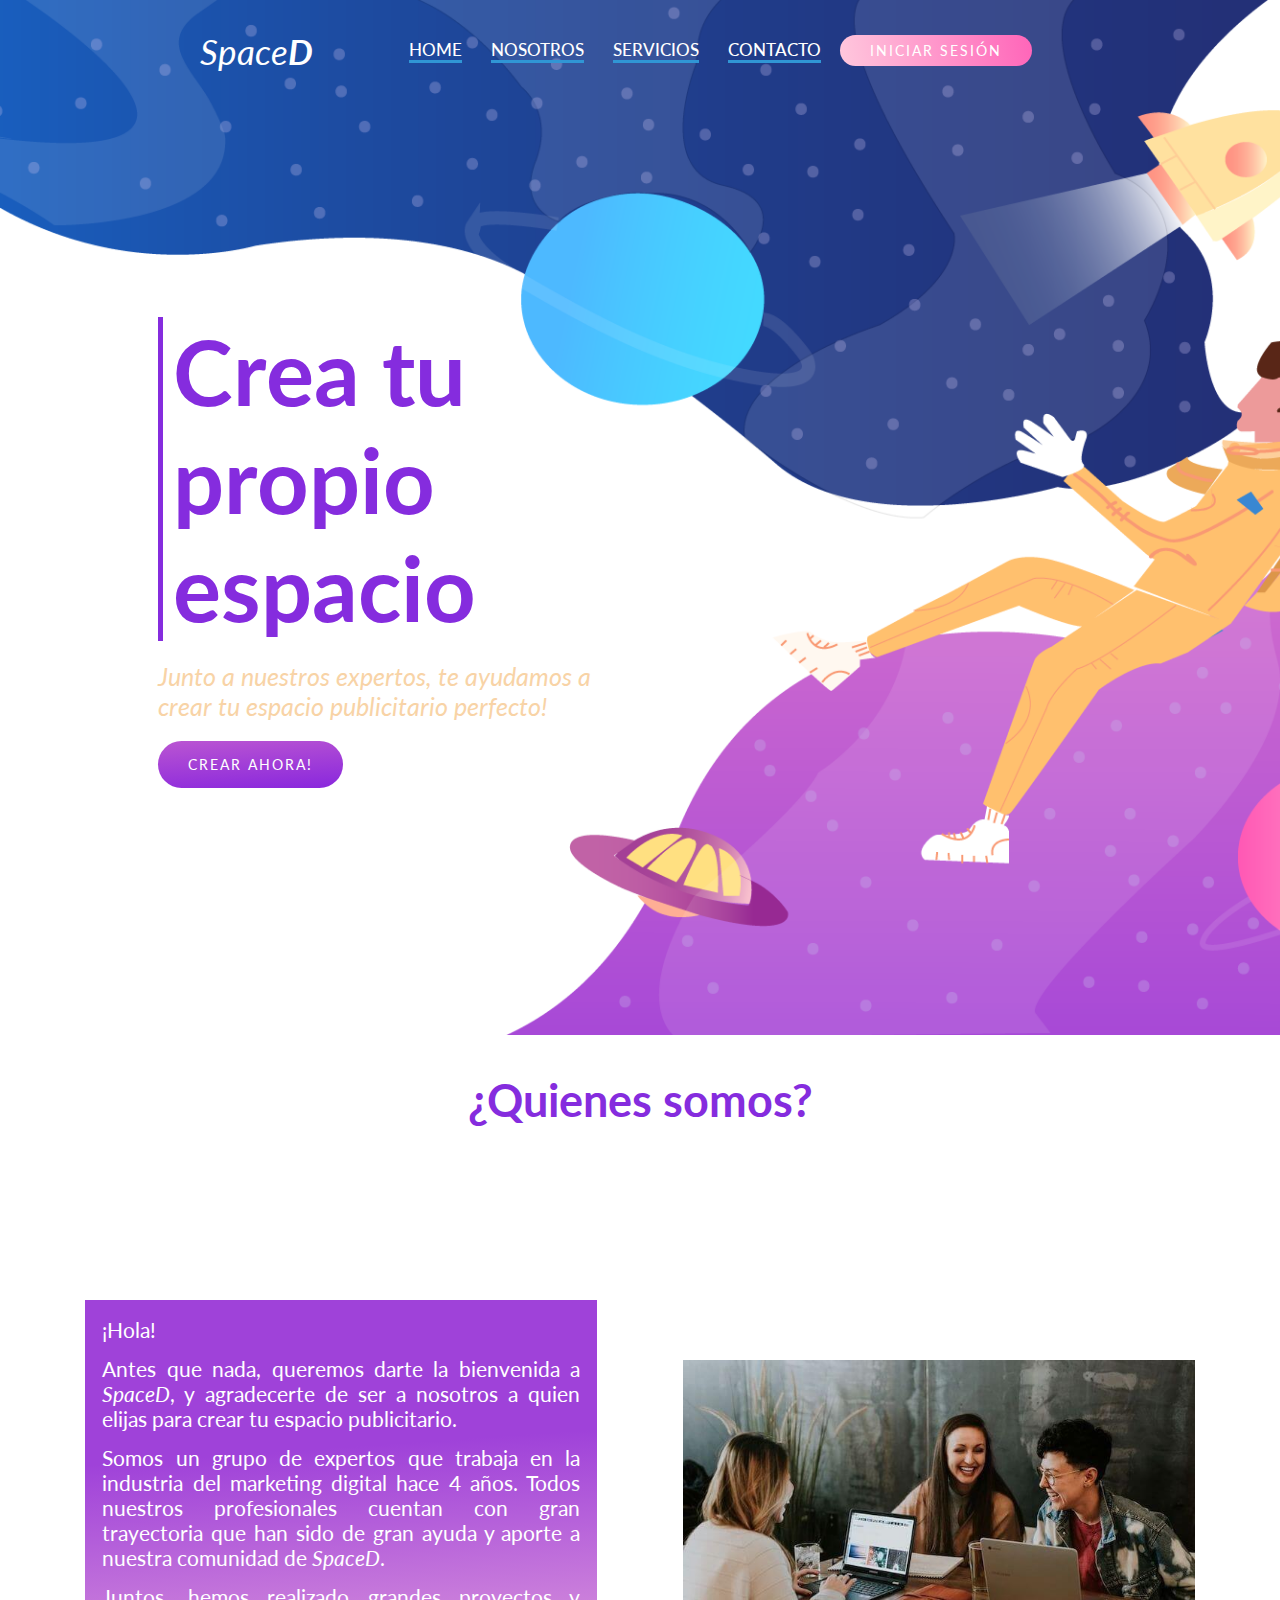
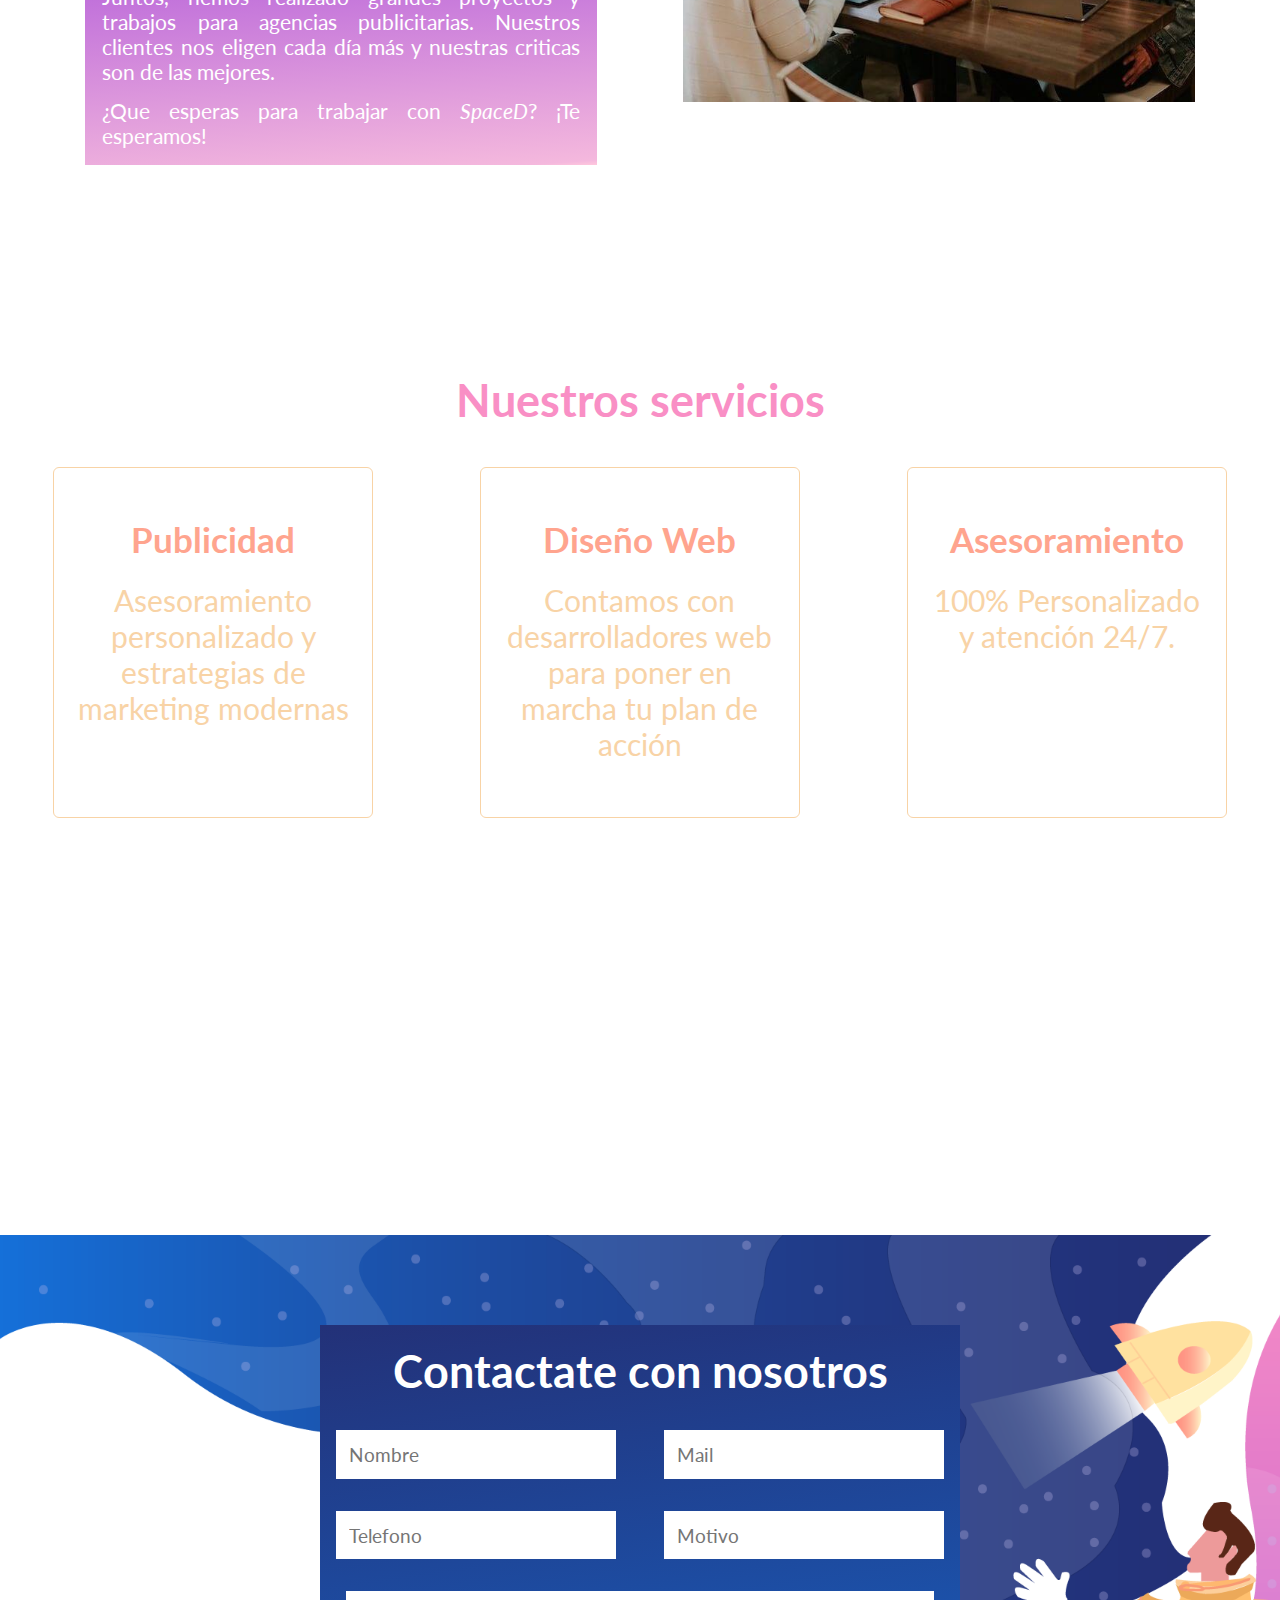
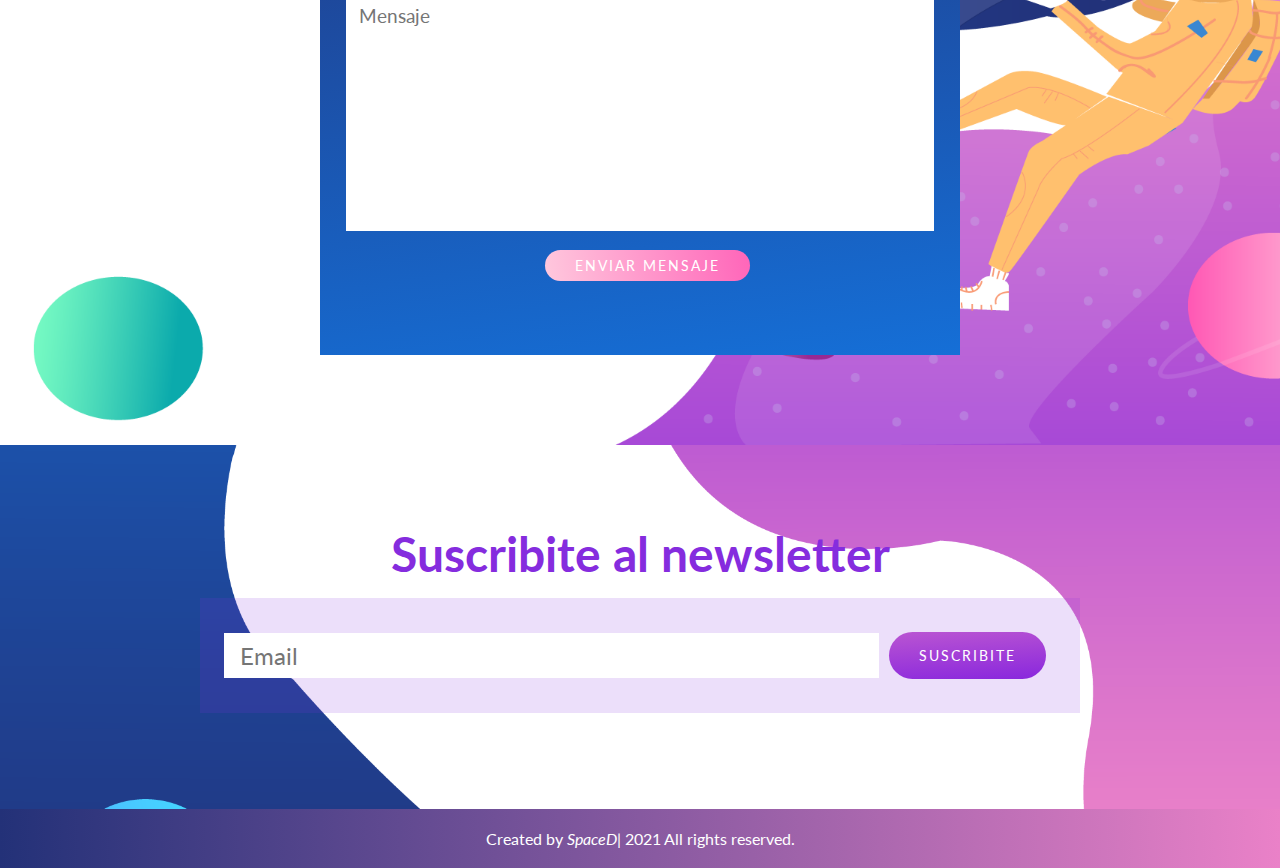
<file: index.html>
<!DOCTYPE html>
<html lang="en">
<head>
    <meta charset="UTF-8">
    <meta http-equiv="X-UA-Compatible" content="IE=edge">
    <meta name="viewport" content="width=device-width, initial-scale=1.0">
    <link rel="stylesheet" href="https://use.fontawesome.com/releases/v5.15.4/css/all.css" integrity="sha384-DyZ88mC6Up2uqS4h/KRgHuoeGwBcD4Ng9SiP4dIRy0EXTlnuz47vAwmeGwVChigm" crossorigin="anonymous">
    <link rel="stylesheet" href="style.css">
    <script src="https://code.jquery.com/jquery-3.5.1.min.js"></script> 
    <title>SpaceD</title>
</head>
<body>
    <!------------------ NAVBAR ---------------------->

    <header class="header">
        <nav class="navbar">
            <div class="max-width">
                <div class="logo"><a href="#">Space<span>D</span></a></div>
                <ul class="menu">
                    <li><a href="#home" class="menu-btn">Home</a></li>
                    <li><a href="#nosotros" class="menu-btn">Nosotros</a></li>
                    <li><a href="#servicios" class="menu-btn">Servicios</a></li>
                    <li><a href="#contact" class="menu-btn">Contacto</a></li>
                    <li><a href="/login.html" class="btn one">Iniciar Sesión</a></li>
                </ul>
                <div class="menu-btn">
                    <i class="fas fa-bars"></i>
                </div>                                                      
            </div>
         </nav>

            <div class="text-container">
                    <div class="container">
                        <div>
                            <h1 class="titulo">Crea tu propio espacio</h1>
                            <p class="sub">Junto a nuestros expertos, te ayudamos a crear tu espacio publicitario perfecto!</p>
                        </div>
                        <div class="boton">
                            <button class="btn two">Crear ahora!</button>
                        </div>
                    </div>
            </div>
         
    </header>
<!-------------- SECCION NOSOTROS -------------------->

<div class="nosotros" id="nosotros">
    <div class="nosotros-contenedor">
        <div class="contenedor">
            <div class="title"> 
                <h2>¿Quienes somos?</h2>
            </div>
            <div class="contenido">
                <div class="texto">
                    <p>¡Hola!</p>
                    <p> Antes que nada, queremos darte la bienvenida a <span>SpaceD</span>, y agradecerte de ser a nosotros a quien elijas para crear tu espacio publicitario.</p>
                    <p> Somos un grupo de expertos que trabaja en la industria del marketing digital hace 4 años. 
                    Todos nuestros profesionales cuentan con gran trayectoria que han sido de gran ayuda y aporte a nuestra comunidad de <span>SpaceD</span>.
                   <p> Juntos, hemos realizado grandes proyectos y trabajos para agencias publicitarias. Nuestros clientes nos eligen cada día más y nuestras criticas son de las mejores.</p>
                    <p> ¿Que esperas para trabajar con <span>SpaceD</span>? ¡Te esperamos!</p>
                    
                </div>
                <div class="imagen">
                    <img src="/assets/teamwork.jpg" alt="foto-equipo">
                </div>
            </div>
        </div>
    </div>
</div>

<!------------------ SECCION SERVICIOS ------------------------>

<div class="servicios" id="servicios">
    <div class="container-services">
        <div class="title">
            <h2>Nuestros servicios</h2>
        </div>
        <div class="serv-content">

            <div class="card">
                <div class="box">
                    <i class="fas fa-chart-line"></i>
                    <div class="text">Publicidad</div>
                    <p>Asesoramiento personalizado y estrategias de marketing modernas
                    </p>
                </div>
            </div>

            <div class="card">
                <div class="box">
                    <i class="fas fa-paint-brush"></i>
                    <div class="text">Diseño Web</div>
                    <p>Contamos con desarrolladores web para poner en marcha tu plan de acción</p>
                </div>
            </div>

            <div class="card">
                <div class="box">
                    <i class="fas fa-code"></i>
                    <div class="text">Asesoramiento</div>
                    <p>100% Personalizado y atención 24/7.</p>
                </div>
            </div>
        </div>
    </div>
</div>


<!---------------- SECCION CONTACTO --------------->

<div class="contact" id="contact">
    <div class="contenedor">

        <div class="title">
            <h2>Contactate con nosotros</h2>
        </div>

        <form action="">

            <div class="inputBox">
                <input type="text"  placeholder="Nombre">
                <input type="email"  placeholder="Mail">
            </div>

            <div class="inputBox">
                <input type="number"  placeholder="Telefono">
                <input type="text"  placeholder="Motivo">
            </div>

            <textarea placeholder="Mensaje" name="" id="" cols="30" rows="10"></textarea>

            <input type="submit" value="Enviar mensaje" class="btn one">

        </form>
    </div>
</div>

<!-------------------- SECCION NEWSLETTER ------------------>

<div class="newsletter">

    <h3>Suscribite al newsletter</h3>

    <form action="">
        <input class="box" type="email" placeholder="Email">
        <input type="submit" value="Suscribite" class="btn two">
    </form>

</div>

<!-------------- SECCION FOOTER --------------------->

<footer>
    <span>Created by <a href="#">SpaceD</a>| <span class="far fa-copyright"></span> 2021 All rights reserved. </span>
</footer>


<script src="script.js"></script>
</body>

</html>
</file>
<file: style.css>
@import url('https://fonts.googleapis.com/css2?family=Lato:ital,wght@0,300;0,400;0,700;0,900;1,400&display=swap');

*{
    margin: 0;
    border: 0;
    padding: 0;
    font-family: 'Lato', sans-serif;
    box-sizing: border-box;
}

html{
    scroll-behavior: smooth;
}

body{
    overflow-x: hidden;
 }

/* --------------------NAVBAR STYLING----------------- */

.header{
    background-image: url(/assets/space3.png);
    background-size: cover;
    background-position: center;
    height: 115vh;
    width: 100%;
}

.navbar {
    width: 100%;
    z-index: 999;
    padding: 30px 0;
    font-family: 'Lato', sans-serif;
    transition: all 0.3s ease ;
}


.navbar .max-width{
    display: flex;
    align-items: center;
    justify-content: space-between;
}

.navbar .logo a{
    color: #fff;
    font-size: 35px;
    font-style: italic;
    text-decoration: none;
    padding-left: 200px;
}

.navbar .logo a span{
    color: #fff;
    font-weight: bold;
}

.navbar.sticky .logo a span{
    color: #fff;
    font-weight: bold;
}

.navbar .menu{
    width: 70%;
}

.navbar .menu li {
    list-style: none;
    display: inline-block; 
}

.navbar .menu li a:hover{
    transform: scale(1.1);
    transition: all 0.3s ease;
}


.navbar .menu li .menu-btn{
    display: block;
    text-transform: uppercase;
    color: #fff;
    font-size: 17px;
    font-weight: 500;
    margin-left: 25px;
    transition: color 0.3s ease;
    border-bottom: 3px solid #3096d5;
    text-decoration: none;
}


.menu-btn{
    color: #fff;
    font-size: 25px;
    cursor: pointer;
    display: none;
}

.btn{
    border-radius:42px;
	cursor:pointer;
	color:#ffffff;
	font-size: 0.9em;
	padding:7px 30px;
	text-decoration:none;
    text-transform: uppercase;
    letter-spacing: 2px;
}

.one{
    margin-left: 15px;
    background: rgb(255,200,221);
    background: linear-gradient(80deg, rgba(255,200,221,1) 0%, rgba(255,101,185,1) 100%);

}  

.two{
    background: rgb(137,39,221);
    background: linear-gradient(356deg, rgba(137,39,221,1) 0%, rgba(186,85,210,1) 100%);
    padding:15px 30px;
}

.btn.one:hover{
    background: rgb(255,101,185);
    background: linear-gradient(80deg, rgba(255,101,185,1) 0%, rgba(255,200,221,1) 100%);

}

.btn.two:hover{
    background: rgb(186,85,210);
    background: linear-gradient(356deg, rgba(186,85,210,1) 0%, rgba(137,39,221,1) 100%);
} 


/*----------------- HOME STYLING ------------------*/

.text-container{
    display: flex;
    justify-content: space-between;
    width: 100%;
    height: 100vh;
    align-items: center;
}

.text-container .container{
    width: 40%;
    padding-left: 30px;
}

.text-container .container .titulo{
    color: #852cde;
    font-size: 10vh;
    padding-left: 10px;
    border-left: 5px solid #852cde;
}

.text-container .container .sub{
    color: #f8d3a6;
    font-style: italic;
    margin: 20px 0;
    font-size: 25px;
}


/* ----------------- NOSOTROS STYLING ----------------  */

.nosotros{
    height: 100vh;
    width: 100%;
    display: flex;
}


.nosotros-contenedor{
    display: block;
    width: 100%;
    justify-content: center; 
    
}

.contenedor{
    text-align: center;
}

.title{
    width: 100%;
    color: #852cde;
    font-size: 30px;
    margin-top: 3%;
}

.contenido{
    width: 100%;
    height: 90vh;
    align-items: center;
    display: flex;
    justify-content: space-evenly;
}

.imagen{
    width: 40%;
}

.imagen img{
    width: 100%;
}

.texto{
    background: rgb(25, 25, 25);
    background: linear-gradient(176deg, rgba(159,66,217,1) 33%, rgba(244,184,221,1) 99%, rgba(255,200,221,1) 100%);
    width: 40%;
    text-align: justify;
    font-size: 21px;
    padding: 10px;
}

.texto p{
    padding: 7px;
    color: #fff;
}

.texto span{
    font-style: italic;
}


/* ----------------- SERVICIOS STYLING ----------------  */

.servicios{
    height: 100vh;
    width: 100%;
    display: flex;
}


.container-services{
    width: 100%;
    text-align: center;
}

.servicios .container-services .title{
    color: #f98fc5;
    margin-bottom: 40px;
}

.serv-content{

    display: flex;
    justify-content: space-around; 
}

.card{
    width: 25%;
    background:#fff;
    text-align: center;
    border-radius: 6px;
    padding: 40px 20px;
    cursor: pointer;
    font-size: 30px;
    border: #f8d3a6 1px solid;
}


.box{
    transition: all 0.3s ease;
}

.servicios .serv-content .card:hover .box{
    transform: scale(1.05);
}

.card i{
    font-size: 50px;
    color:#f8d3a6;
    transition: 0.3s ease all;
}


.servicios .serv-content .card .text{
    font-size: 35px;
    font-weight: bold;
    margin: 10px 0 7px 0;
    color: #ffa48e;
}

.box p{
    color: #f8d3a6;
    padding: 15px 0;
}

/* ---------------------CONTACTO STYLING ------------------------*/

.contact {
    background-image: url(/assets/space3.png);
    background-size: cover;
    background-position:left;
    height: 90vh;
    width: 100%;
    display: flex;
}

.contact .contenedor{
    margin: auto;
    width: 50%;
    height: 630px;
    background: rgb(35,49,120);
    background: linear-gradient(172deg, rgba(35,49,120,1) 0%, rgba(21,111,215,1) 100%);
}

.contact .contenedor .title{
    color: #fff;
}
.contact form{
    text-align: center;
    padding: 1rem;
}

.contact form .inputBox{
    display: flex;
    justify-content: space-between;
    flex-wrap: wrap;
}

.contact form .inputBox input,
.contact form textarea{
    padding: 0.8rem;
    font-size: 1.2rem;
    background: #fff;
    text-transform: none;
    margin: 1rem 0;
    width: 46%;

}

.contact form textarea{
    height: 15rem;
    resize: none;
    width: 96.7%;
}


/*------------------------- NEWSLETTER STYLING----------------------- */


.newsletter{
    background-image: url(/assets/space2.png);
    background-size: cover;
    background-position: center;
    text-align: center;
    padding: 5rem 2rem;
}

.newsletter h3{
    font-size: 3rem;
    color: #852cde ;
}

.newsletter form {
    max-width: 55rem;
    display: flex;
    align-items: center;
    margin: 1rem auto;
    padding: 1.5rem;
    background: #852cde27;
}

.newsletter form .box{
    width: 100%;
    padding: .5rem 1rem;
    font-size: 1.5rem;
    text-transform: none ;
}

.newsletter form .btn{
    margin: 10px;
}


/* ------------------FOOTER STYLING --------------------*/

footer{
    background: rgb(35,49,120);
    background: linear-gradient(90deg, rgba(35,49,120,1) 0%, rgba(234,129,200,1) 100%);
    padding: 20px 23px;
    color: #fff;
    text-align: center;
}

footer span a{
    font-style: italic;
    text-decoration: none;
    color: #fff;
}

footer span a:hover{
    text-decoration: underline;
}

/* -----------------------  LOG IN STYLING --------------*/

.titulo2{
    font-size: 45px;
    color: #852cde;
}

.container .inputBox{
    border-radius: 10px;
    border: 1px solid #852cde;
    width: 40%;
    margin: 30px 0;
}

.container .inputBox input{
    padding: 10px;
    border-radius: 10px;
    width: 92%;
}

.container{
    margin: 10%;
}
/* -------------------- MEDIA QUERYES! ------------------------------ */

@media (max-width: 1255px){

    
    .contenedor{
        display: flex;
        flex-wrap: wrap;
        height: auto;
    }

    .contenido{
        display: table-row;
        flex-direction: row;
    }

    .nosotros-contenedor .contenedor .title{
        font-size: 20px;
        margin: 40px 0;
    }


    .texto{
        text-align: center;
        width: 100%;
        padding: 20px 5px;
    }

    .texto p{
        font-size: 20px;
        padding: 5px 0;
    }

    

    .serv-content {
        display: block;
    }


    .card {
        width: 80%;
        margin: 20px auto;
    }

    .servicios .serv-content .card .text{
        font-size: 30px;
    }

    .servicios .serv-content .card .box p{
        font-size: 20px;
    }


}


@media (max-width: 1250px){
    .navbar .logo a{
        padding-left: 10px;
    }
    
    .menu-btn{
        display: block;
        z-index: 999;
        padding-right: 10px;
    }

    .menu-btn i.active:before{
        content: "\f00d";
    }

    .navbar .menu{
       position: fixed; 
       height: 100vh;
       width: 100%;
       left: -200%;
       top: 0;
       background: #25286b;
       text-align: center;
       padding-top: 80px;
       transition: all 0.3s ease;
    }

    .navbar .menu.active {
        left: 0;
    }

    

    .navbar .menu li{
        display: block;
    }
    .navbar .menu li a{
        display: inline-block;
        margin: 20px 0;
        font-size: 20px; 
    }

    .navbar .menu li .menu-btn {
        border: none;
        font-size: 22px;
    }


    .two{
        font-size: 20px;
    }

    .imagen{
        width: 100%;
    }

    .nosotros{
        height: 155vh;
    }

    .servicios {
        height: 120vh;
    }

}


@media (max-width: 670px){

    html{
        overflow-x: scroll;
    }

    .text-container .container{
        width: 70%;
    }

    .text-container .container .titulo{
        font-size: 5vh;
    }

    .text-container .container .sub{
        font-size: 16px;
    }

    .btn{
        font-size: 0.8em;
        padding:7px 30px;
        letter-spacing: 2px;
    }

    .nosotros{
        height: 115vh;
    }

    

    .servicios{
        height: auto;
    }

    .servicios .container-services .title{
        font-size: 22px;
    }

    .contact .contenedor {
        margin: 0;
        width: 100%;
        height: auto;
    }

    .contact .contenedor .title {
        color: #fff;
        font-size: 23px;
        display: flex;
        align-items: center;
        justify-content: center;
    }

    .contact form .inputBox {
        flex-wrap: nowrap;
    }

    .contact form textarea {
        height: 5rem;
    }

    .contact form .inputBox input, .contact form textarea {
        margin: 1rem 0.1em;
        width: 90%;
    }

    .newsletter form {
        width: 100%;
        display: block;
    }

    .newsletter h3 {
        font-size: 2.5rem;
    }

    .newsletter form {
        width: auto;
    }

    .newsletter form .box {
        width: 80%;
    }

    .titulo2{
        font-size: 45px;
        color: #852cde;
    }
    
    .container .inputBox{
        border-radius: 10px;
        border: 1px solid #852cde;
        width: 100%;
        margin: 30px 0;
    }
    
    .container .inputBox input{
        padding: 10px;
        border-radius: 10px;
        width: 88%;
    }
    
    .container{
        margin: 10%;
    }

}

@media (max-width: 350px){

    .contact .contenedor{
        height: 80vh
    } 
    
}

@media (max-width: 900px) and (orientation: landscape){
    .nosotros {
        height: 250vh;
    }

    .servicios {
        height: 230vh;
    }

    .contact .contenedor {
        margin: auto;
        width: 100%;
    }

    .contact form {
        margin: 0 auto;
    }

    .contact {
        height: 146vh;
    }
}
</file>
